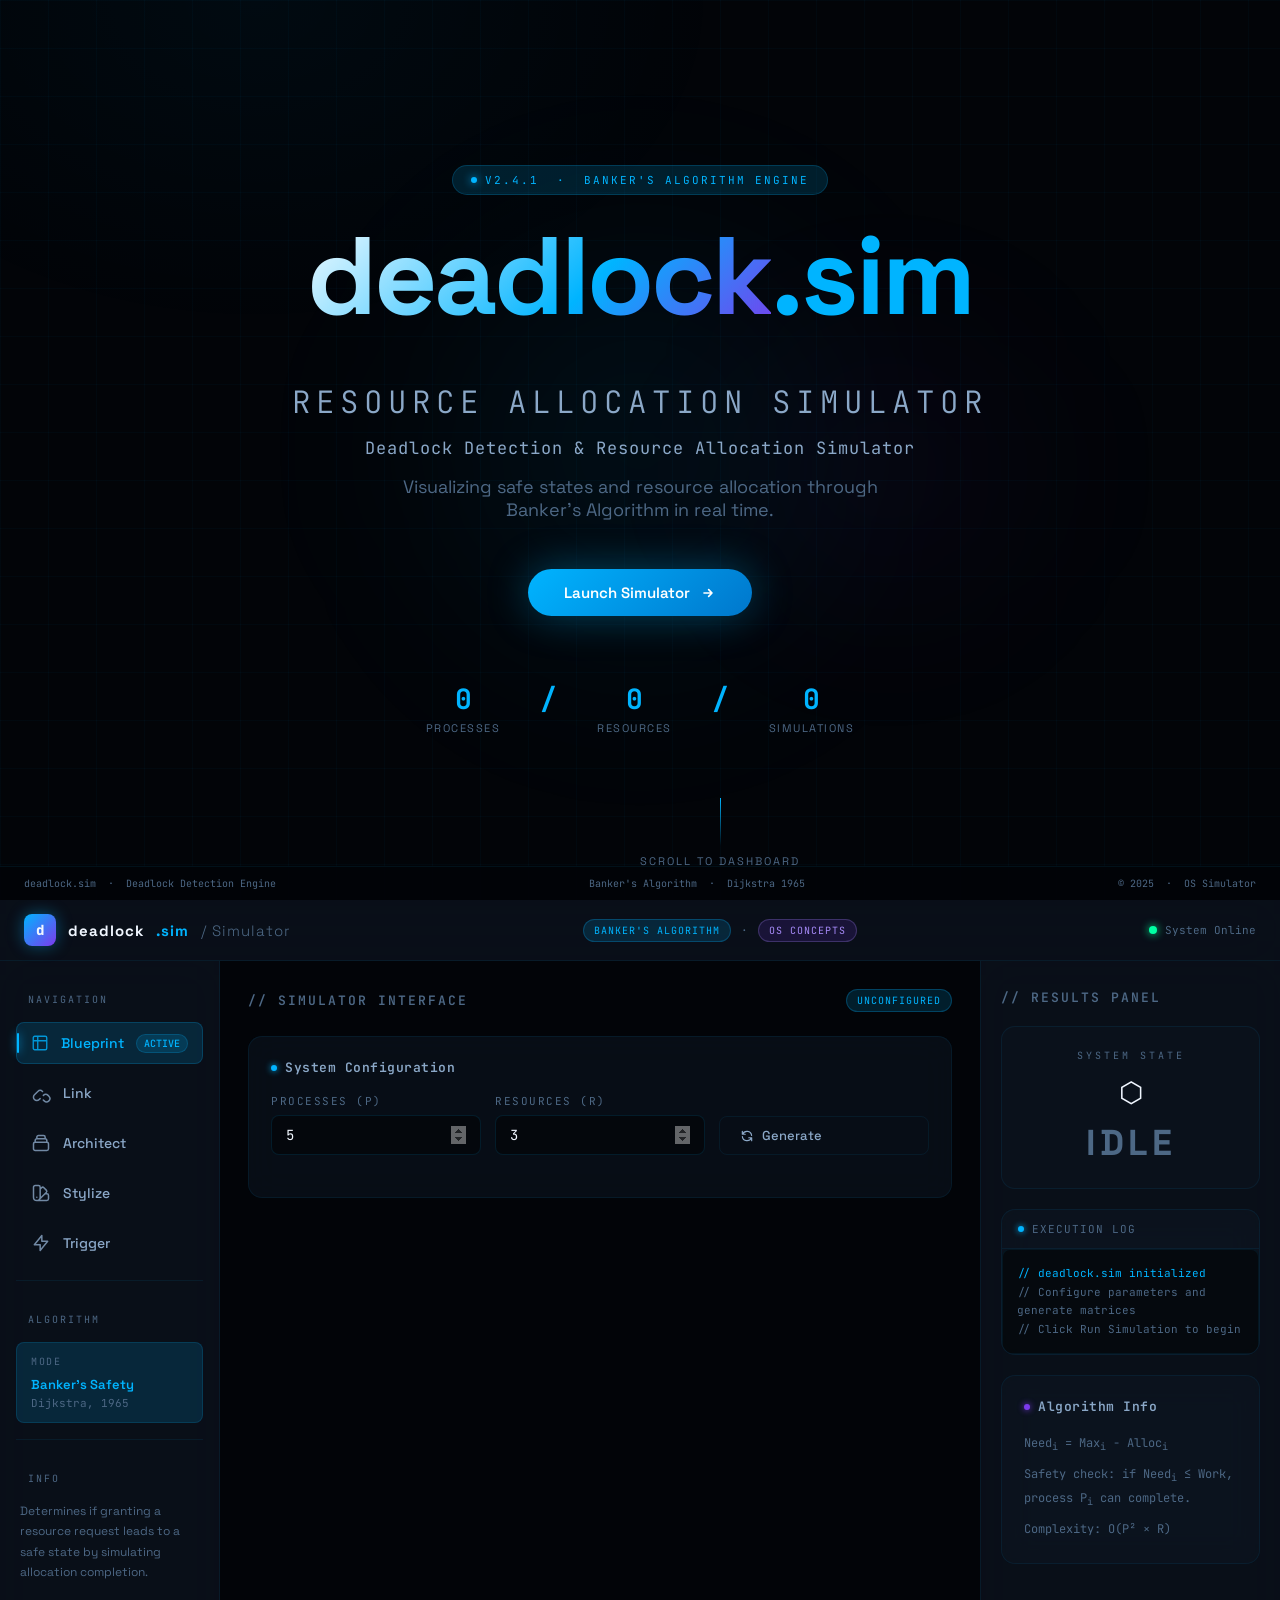
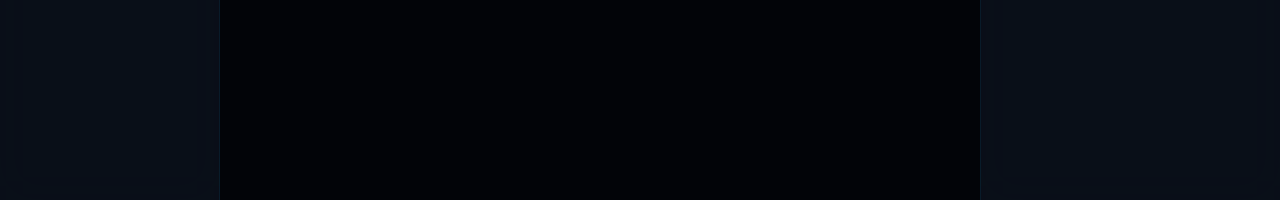
<file: DEADLOCK SIMULATOR.html>
<!DOCTYPE html>
<html lang="en">
<head>
<meta charset="UTF-8">
<meta name="viewport" content="width=device-width, initial-scale=1.0">
<title>deadlock.sim – Deadlock Detection & Resource Allocation Simulator</title>
<link href="https://fonts.googleapis.com/css2?family=Space+Grotesk:wght@300;400;500;600;700&family=JetBrains+Mono:wght@300;400;500;700&display=swap" rel="stylesheet">
<style>
  :root {
    --bg-0: #020408;
    --bg-1: #080d14;
    --bg-2: #0d1520;
    --bg-3: #111d2b;
    --glass: rgba(13, 21, 32, 0.7);
    --glass-border: rgba(0, 180, 255, 0.08);
    --glass-border-hover: rgba(0, 180, 255, 0.25);
    --accent: #00b4ff;
    --accent-dim: rgba(0, 180, 255, 0.15);
    --accent-glow: rgba(0, 180, 255, 0.4);
    --accent2: #7c3aed;
    --accent2-dim: rgba(124, 58, 237, 0.15);
    --danger: #ff3d5a;
    --danger-dim: rgba(255, 61, 90, 0.15);
    --success: #00ffa3;
    --success-dim: rgba(0, 255, 163, 0.12);
    --text-0: #f0f6ff;
    --text-1: #8ba8c8;
    --text-2: #4d6885;
    --mono: 'JetBrains Mono', monospace;
    --sans: 'Space Grotesk', sans-serif;
    --radius: 14px;
    --radius-sm: 8px;
  }

  *, *::before, *::after { box-sizing: border-box; margin: 0; padding: 0; }

  html { scroll-behavior: smooth; }

  body {
    font-family: var(--sans);
    background: var(--bg-0);
    color: var(--text-0);
    min-height: 100vh;
    overflow-x: hidden;
  }

  /* ─── BACKGROUND GRID ─── */
  body::before {
    content: '';
    position: fixed;
    inset: 0;
    background-image:
      linear-gradient(rgba(0,180,255,0.03) 1px, transparent 1px),
      linear-gradient(90deg, rgba(0,180,255,0.03) 1px, transparent 1px);
    background-size: 48px 48px;
    pointer-events: none;
    z-index: 0;
  }

  body::after {
    content: '';
    position: fixed;
    top: -40%;
    left: -20%;
    width: 80vw;
    height: 80vh;
    background: radial-gradient(ellipse, rgba(0,180,255,0.04) 0%, transparent 65%);
    pointer-events: none;
    z-index: 0;
  }

  /* ─── HERO ─── */
  .hero {
    position: relative;
    z-index: 1;
    min-height: 100vh;
    display: flex;
    flex-direction: column;
    align-items: center;
    justify-content: center;
    text-align: center;
    padding: 60px 24px;
    overflow: hidden;
  }

  .hero-orb {
    position: absolute;
    border-radius: 50%;
    filter: blur(80px);
    pointer-events: none;
  }
  .hero-orb-1 {
    width: 600px; height: 600px;
    background: radial-gradient(circle, rgba(0,180,255,0.08), transparent 70%);
    top: 50%; left: 50%;
    transform: translate(-50%, -50%);
    animation: orb-pulse 6s ease-in-out infinite;
  }
  .hero-orb-2 {
    width: 400px; height: 400px;
    background: radial-gradient(circle, rgba(124,58,237,0.06), transparent 70%);
    top: 30%; right: 15%;
    animation: orb-pulse 8s ease-in-out infinite reverse;
  }

  @keyframes orb-pulse {
    0%, 100% { transform: translate(-50%, -50%) scale(1); opacity: 0.7; }
    50% { transform: translate(-50%, -50%) scale(1.15); opacity: 1; }
  }

  .hero-badge {
    display: inline-flex;
    align-items: center;
    gap: 8px;
    background: var(--accent-dim);
    border: 1px solid rgba(0,180,255,0.2);
    color: var(--accent);
    font-family: var(--mono);
    font-size: 11px;
    letter-spacing: 2px;
    text-transform: uppercase;
    padding: 7px 18px;
    border-radius: 999px;
    margin-bottom: 32px;
    animation: fade-up 0.6s ease both;
  }

  .hero-badge::before {
    content: '';
    width: 6px; height: 6px;
    background: var(--accent);
    border-radius: 50%;
    box-shadow: 0 0 8px var(--accent);
    animation: blink 2s ease-in-out infinite;
  }

  @keyframes blink { 0%,100%{opacity:1} 50%{opacity:0.3} }

  .hero-title {
    font-size: clamp(56px, 9vw, 110px);
    font-weight: 700;
    letter-spacing: -3px;
    line-height: 0.9;
    margin-bottom: 12px;
    animation: fade-up 0.7s 0.1s ease both;
  }

  .hero-title .blast {
    background: linear-gradient(135deg, #ffffff 0%, var(--accent) 60%, var(--accent2) 100%);
    -webkit-background-clip: text;
    -webkit-text-fill-color: transparent;
    background-clip: text;
  }

  .hero-sub {
    font-family: var(--mono);
    font-size: clamp(13px, 2vw, 17px);
    color: var(--text-1);
    letter-spacing: 1px;
    margin-bottom: 16px;
    animation: fade-up 0.7s 0.2s ease both;
  }

  .hero-tagline {
    font-size: clamp(14px, 1.8vw, 18px);
    color: var(--text-2);
    margin-bottom: 48px;
    max-width: 480px;
    animation: fade-up 0.7s 0.3s ease both;
  }

  .btn-launch {
    display: inline-flex;
    align-items: center;
    gap: 10px;
    background: linear-gradient(135deg, var(--accent), #0077cc);
    color: #fff;
    font-family: var(--sans);
    font-weight: 600;
    font-size: 15px;
    padding: 14px 36px;
    border-radius: 999px;
    border: none;
    cursor: pointer;
    text-decoration: none;
    box-shadow: 0 0 40px rgba(0,180,255,0.35), 0 4px 20px rgba(0,0,0,0.5);
    transition: all 0.3s ease;
    animation: fade-up 0.7s 0.4s ease both;
    position: relative;
    overflow: hidden;
  }

  .btn-launch::before {
    content: '';
    position: absolute;
    inset: 0;
    background: linear-gradient(135deg, rgba(255,255,255,0.15), transparent);
    opacity: 0;
    transition: opacity 0.3s;
  }

  .btn-launch:hover { transform: translateY(-2px); box-shadow: 0 0 60px rgba(0,180,255,0.5), 0 8px 30px rgba(0,0,0,0.5); }
  .btn-launch:hover::before { opacity: 1; }

  .btn-launch svg { transition: transform 0.3s; }
  .btn-launch:hover svg { transform: translateX(3px); }

  @keyframes fade-up {
    from { opacity: 0; transform: translateY(24px); }
    to   { opacity: 1; transform: translateY(0); }
  }

  .hero-stats {
    display: flex;
    gap: 40px;
    margin-top: 64px;
    animation: fade-up 0.7s 0.5s ease both;
  }

  .stat {
    text-align: center;
  }

  .stat-value {
    font-size: 28px;
    font-weight: 700;
    color: var(--accent);
    font-family: var(--mono);
  }

  .stat-label {
    font-size: 11px;
    color: var(--text-2);
    letter-spacing: 1.5px;
    text-transform: uppercase;
    margin-top: 4px;
  }

  .scroll-hint {
    position: absolute;
    bottom: 32px;
    left: 50%;
    transform: translateX(-50%);
    display: flex;
    flex-direction: column;
    align-items: center;
    gap: 8px;
    color: var(--text-2);
    font-size: 11px;
    letter-spacing: 2px;
    text-transform: uppercase;
    animation: fade-up 1s 0.8s ease both;
  }

  .scroll-line {
    width: 1px;
    height: 48px;
    background: linear-gradient(to bottom, var(--accent), transparent);
    animation: scroll-anim 2s ease-in-out infinite;
  }

  @keyframes scroll-anim {
    0%,100%{ height:48px; opacity:1 }
    50%{ height:24px; opacity:0.4 }
  }

  /* ─── DASHBOARD ─── */
  .dashboard {
    position: relative;
    z-index: 1;
    display: grid;
    grid-template-columns: 220px 1fr 300px;
    grid-template-rows: auto 1fr;
    min-height: 100vh;
    gap: 0;
    padding: 0;
  }

  /* ─── TOP BAR ─── */
  .topbar {
    grid-column: 1 / -1;
    display: flex;
    align-items: center;
    justify-content: space-between;
    padding: 14px 24px;
    background: var(--glass);
    backdrop-filter: blur(20px);
    border-bottom: 1px solid var(--glass-border);
    position: sticky;
    top: 0;
    z-index: 100;
  }

  .topbar-logo {
    display: flex;
    align-items: center;
    gap: 12px;
    font-weight: 700;
    font-size: 15px;
    letter-spacing: 1px;
  }

  .topbar-logo-icon {
    width: 32px; height: 32px;
    background: linear-gradient(135deg, var(--accent), var(--accent2));
    border-radius: 8px;
    display: flex;
    align-items: center;
    justify-content: center;
    font-size: 14px;
    font-weight: 900;
    font-family: var(--mono);
    box-shadow: 0 0 16px var(--accent-glow);
  }

  .topbar-center {
    display: flex;
    align-items: center;
    gap: 6px;
    font-family: var(--mono);
    font-size: 11px;
    color: var(--text-2);
  }

  .topbar-status {
    display: flex;
    align-items: center;
    gap: 8px;
  }

  .status-dot {
    width: 8px; height: 8px;
    border-radius: 50%;
    background: var(--success);
    box-shadow: 0 0 8px var(--success);
    animation: blink 2s ease-in-out infinite;
  }

  /* ─── LEFT PANEL ─── */
  .panel-left {
    background: var(--glass);
    backdrop-filter: blur(20px);
    border-right: 1px solid var(--glass-border);
    padding: 28px 16px;
    display: flex;
    flex-direction: column;
    gap: 8px;
  }

  .panel-section-label {
    font-family: var(--mono);
    font-size: 10px;
    letter-spacing: 2px;
    text-transform: uppercase;
    color: var(--text-2);
    padding: 4px 12px;
    margin-bottom: 4px;
    margin-top: 12px;
  }

  .panel-section-label:first-child { margin-top: 0; }

  .nav-item {
    display: flex;
    align-items: center;
    gap: 12px;
    padding: 10px 14px;
    border-radius: var(--radius-sm);
    cursor: pointer;
    transition: all 0.2s ease;
    font-size: 14px;
    font-weight: 500;
    color: var(--text-1);
    border: 1px solid transparent;
    position: relative;
  }

  .nav-item:hover {
    background: var(--accent-dim);
    color: var(--text-0);
    border-color: var(--glass-border-hover);
  }

  .nav-item.active {
    background: var(--accent-dim);
    color: var(--accent);
    border-color: rgba(0,180,255,0.2);
  }

  .nav-item.active::before {
    content: '';
    position: absolute;
    left: 0; top: 25%; bottom: 25%;
    width: 2px;
    background: var(--accent);
    border-radius: 999px;
    box-shadow: 0 0 8px var(--accent);
  }

  .nav-icon {
    width: 20px; height: 20px;
    opacity: 0.8;
  }

  .nav-badge {
    margin-left: auto;
    font-size: 10px;
    font-family: var(--mono);
    background: var(--accent-dim);
    color: var(--accent);
    padding: 2px 7px;
    border-radius: 999px;
    border: 1px solid rgba(0,180,255,0.2);
  }

  .panel-divider {
    height: 1px;
    background: var(--glass-border);
    margin: 8px 0;
  }

  /* ─── CENTER PANEL ─── */
  .panel-center {
    padding: 28px;
    overflow-y: auto;
    display: flex;
    flex-direction: column;
    gap: 20px;
  }

  .panel-header {
    display: flex;
    align-items: center;
    justify-content: space-between;
    margin-bottom: 4px;
  }

  .panel-title {
    font-size: 13px;
    font-weight: 600;
    letter-spacing: 2px;
    text-transform: uppercase;
    color: var(--text-2);
    font-family: var(--mono);
  }

  /* ─── GLASS CARD ─── */
  .card {
    background: rgba(13,21,32,0.6);
    backdrop-filter: blur(16px);
    border: 1px solid var(--glass-border);
    border-radius: var(--radius);
    padding: 22px;
    transition: all 0.3s ease;
    position: relative;
    overflow: hidden;
  }

  .card::before {
    content: '';
    position: absolute;
    top: 0; left: 0; right: 0;
    height: 1px;
    background: linear-gradient(90deg, transparent, rgba(0,180,255,0.3), transparent);
    opacity: 0;
    transition: opacity 0.3s;
  }

  .card:hover {
    border-color: var(--glass-border-hover);
    box-shadow: 0 8px 40px rgba(0,0,0,0.4), 0 0 0 1px rgba(0,180,255,0.05);
    transform: translateY(-1px);
  }

  .card:hover::before { opacity: 1; }

  .card-title {
    font-size: 13px;
    font-weight: 600;
    color: var(--text-1);
    margin-bottom: 18px;
    display: flex;
    align-items: center;
    gap: 8px;
    font-family: var(--mono);
    letter-spacing: 0.5px;
  }

  .card-title-dot {
    width: 6px; height: 6px;
    border-radius: 50%;
    background: var(--accent);
    box-shadow: 0 0 6px var(--accent);
  }

  /* ─── FORM ELEMENTS ─── */
  .input-row {
    display: flex;
    gap: 14px;
    margin-bottom: 20px;
  }

  .input-group {
    flex: 1;
    display: flex;
    flex-direction: column;
    gap: 7px;
  }

  label {
    font-size: 11px;
    font-family: var(--mono);
    letter-spacing: 1.5px;
    text-transform: uppercase;
    color: var(--text-2);
  }

  input[type=number], input[type=text] {
    background: rgba(0,0,0,0.4);
    border: 1px solid rgba(0,180,255,0.12);
    color: var(--text-0);
    font-family: var(--mono);
    font-size: 14px;
    padding: 10px 14px;
    border-radius: var(--radius-sm);
    outline: none;
    transition: all 0.2s ease;
    width: 100%;
  }

  input[type=number]:focus, input[type=text]:focus {
    border-color: var(--accent);
    box-shadow: 0 0 0 3px rgba(0,180,255,0.1);
    background: rgba(0,180,255,0.05);
  }

  input[type=number]::-webkit-inner-spin-button { opacity: 0.4; }

  /* ─── MATRIX TABLE ─── */
  .matrix-label {
    font-size: 11px;
    font-family: var(--mono);
    letter-spacing: 2px;
    text-transform: uppercase;
    color: var(--accent);
    margin-bottom: 10px;
    display: flex;
    align-items: center;
    gap: 8px;
  }

  .matrix-wrap {
    overflow-x: auto;
    margin-bottom: 20px;
  }

  table.matrix {
    border-collapse: separate;
    border-spacing: 5px;
    width: 100%;
  }

  table.matrix th {
    font-family: var(--mono);
    font-size: 10px;
    letter-spacing: 2px;
    text-transform: uppercase;
    color: var(--text-2);
    padding: 6px 10px;
    text-align: center;
  }

  table.matrix td {
    padding: 3px;
  }

  table.matrix td input {
    width: 64px;
    text-align: center;
    padding: 8px 6px;
    font-size: 13px;
  }

  table.matrix tr.highlight-row td input {
    border-color: var(--accent);
    background: rgba(0,180,255,0.1);
    box-shadow: 0 0 0 2px rgba(0,180,255,0.15);
    animation: row-glow 0.5s ease;
  }

  @keyframes row-glow {
    from { box-shadow: 0 0 0 4px rgba(0,180,255,0.4); }
    to   { box-shadow: 0 0 0 2px rgba(0,180,255,0.15); }
  }

  .avail-row {
    display: flex;
    gap: 8px;
    flex-wrap: wrap;
    margin-top: 4px;
  }

  .avail-input-wrap {
    display: flex;
    flex-direction: column;
    align-items: center;
    gap: 5px;
  }

  .avail-input-wrap span {
    font-family: var(--mono);
    font-size: 10px;
    color: var(--text-2);
    letter-spacing: 1px;
  }

  .avail-input-wrap input {
    width: 64px;
    text-align: center;
  }

  /* ─── BUTTONS ─── */
  .btn-primary {
    display: inline-flex;
    align-items: center;
    justify-content: center;
    gap: 8px;
    background: linear-gradient(135deg, var(--accent), #0066bb);
    color: #fff;
    font-family: var(--sans);
    font-weight: 600;
    font-size: 14px;
    padding: 13px 32px;
    border-radius: var(--radius-sm);
    border: none;
    cursor: pointer;
    box-shadow: 0 0 24px rgba(0,180,255,0.3);
    transition: all 0.25s ease;
    position: relative;
    overflow: hidden;
  }

  .btn-primary::after {
    content: '';
    position: absolute;
    inset: 0;
    background: rgba(255,255,255,0.08);
    opacity: 0;
    transition: opacity 0.2s;
  }

  .btn-primary:hover {
    transform: translateY(-2px);
    box-shadow: 0 0 40px rgba(0,180,255,0.45), 0 4px 16px rgba(0,0,0,0.4);
  }

  .btn-primary:hover::after { opacity: 1; }
  .btn-primary:active { transform: translateY(0); }

  .btn-secondary {
    display: inline-flex;
    align-items: center;
    gap: 8px;
    background: transparent;
    color: var(--text-1);
    font-family: var(--sans);
    font-weight: 500;
    font-size: 13px;
    padding: 10px 20px;
    border-radius: var(--radius-sm);
    border: 1px solid var(--glass-border);
    cursor: pointer;
    transition: all 0.2s ease;
  }

  .btn-secondary:hover {
    border-color: var(--glass-border-hover);
    color: var(--text-0);
    background: rgba(255,255,255,0.03);
  }

  .btn-row {
    display: flex;
    gap: 12px;
    align-items: center;
    margin-top: 8px;
  }

  /* ─── RIGHT PANEL ─── */
  .panel-right {
    background: var(--glass);
    backdrop-filter: blur(20px);
    border-left: 1px solid var(--glass-border);
    padding: 28px 20px;
    display: flex;
    flex-direction: column;
    gap: 20px;
    overflow-y: auto;
  }

  /* ─── STATUS INDICATOR ─── */
  .status-card {
    border-radius: var(--radius);
    padding: 22px;
    text-align: center;
    transition: all 0.4s ease;
    position: relative;
    overflow: hidden;
  }

  .status-card.idle {
    background: rgba(13,21,32,0.6);
    border: 1px solid var(--glass-border);
  }

  .status-card.safe {
    background: var(--success-dim);
    border: 1px solid rgba(0,255,163,0.25);
    box-shadow: 0 0 40px rgba(0,255,163,0.08);
  }

  .status-card.unsafe {
    background: var(--danger-dim);
    border: 1px solid rgba(255,61,90,0.25);
    box-shadow: 0 0 40px rgba(255,61,90,0.08);
  }

  .status-label {
    font-family: var(--mono);
    font-size: 10px;
    letter-spacing: 3px;
    text-transform: uppercase;
    color: var(--text-2);
    margin-bottom: 12px;
  }

  .status-value {
    font-size: 36px;
    font-weight: 700;
    letter-spacing: 4px;
    transition: all 0.4s ease;
  }

  .status-card.idle .status-value { color: var(--text-2); }
  .status-card.safe .status-value { color: var(--success); text-shadow: 0 0 20px rgba(0,255,163,0.5); }
  .status-card.unsafe .status-value { color: var(--danger); text-shadow: 0 0 20px rgba(255,61,90,0.5); }

  .status-icon {
    font-size: 28px;
    margin-bottom: 10px;
  }

  /* ─── RESULTS ─── */
  .result-section { display: none; }
  .result-section.visible { display: block; }

  .sequence-wrap {
    display: flex;
    flex-direction: column;
    gap: 8px;
    margin-top: 12px;
  }

  .sequence-step {
    display: flex;
    align-items: center;
    gap: 10px;
    padding: 10px 14px;
    background: rgba(0,180,255,0.06);
    border: 1px solid rgba(0,180,255,0.12);
    border-radius: var(--radius-sm);
    font-family: var(--mono);
    font-size: 13px;
    opacity: 0;
    transform: translateX(-10px);
    transition: all 0.3s ease;
  }

  .sequence-step.revealed {
    opacity: 1;
    transform: translateX(0);
  }

  .step-num {
    width: 22px; height: 22px;
    border-radius: 50%;
    background: var(--accent);
    color: #000;
    font-size: 10px;
    font-weight: 700;
    display: flex;
    align-items: center;
    justify-content: center;
    flex-shrink: 0;
  }

  .step-name {
    color: var(--accent);
    font-weight: 700;
  }

  .step-desc {
    color: var(--text-2);
    font-size: 11px;
  }

  /* ─── DEADLOCK WARNING ─── */
  .deadlock-warn {
    background: var(--danger-dim);
    border: 1px solid rgba(255,61,90,0.3);
    border-radius: var(--radius-sm);
    padding: 16px;
    font-family: var(--mono);
    font-size: 12px;
    color: var(--danger);
    display: none;
    animation: warn-pulse 1s ease;
  }

  .deadlock-warn.visible { display: block; }

  @keyframes warn-pulse {
    0%,100%{ box-shadow: 0 0 0 0 rgba(255,61,90,0); }
    50%{ box-shadow: 0 0 0 8px rgba(255,61,90,0); }
  }

  /* ─── LOG CONSOLE ─── */
  .log-console {
    background: rgba(0,0,0,0.5);
    border: 1px solid rgba(0,180,255,0.08);
    border-radius: var(--radius-sm);
    padding: 14px;
    font-family: var(--mono);
    font-size: 11px;
    color: var(--text-2);
    max-height: 180px;
    overflow-y: auto;
    line-height: 1.7;
  }

  .log-line { display: block; }
  .log-line.ok { color: var(--success); }
  .log-line.err { color: var(--danger); }
  .log-line.info { color: var(--accent); }

  /* ─── SCROLLBAR ─── */
  ::-webkit-scrollbar { width: 5px; height: 5px; }
  ::-webkit-scrollbar-track { background: transparent; }
  ::-webkit-scrollbar-thumb { background: rgba(0,180,255,0.2); border-radius: 99px; }
  ::-webkit-scrollbar-thumb:hover { background: rgba(0,180,255,0.4); }

  /* ─── TOOLTIP ─── */
  .chip {
    display: inline-flex;
    align-items: center;
    gap: 5px;
    font-family: var(--mono);
    font-size: 10px;
    padding: 4px 10px;
    border-radius: 999px;
    border: 1px solid;
    letter-spacing: 1px;
    text-transform: uppercase;
  }

  .chip-blue { color: var(--accent); border-color: rgba(0,180,255,0.25); background: var(--accent-dim); }
  .chip-purple { color: #a78bfa; border-color: rgba(167,139,250,0.25); background: var(--accent2-dim); }
  .chip-green { color: var(--success); border-color: rgba(0,255,163,0.25); background: var(--success-dim); }
  .chip-red { color: var(--danger); border-color: rgba(255,61,90,0.25); background: var(--danger-dim); }

  /* ─── FOOTER ─── */
  .footer-bar {
    position: fixed;
    bottom: 0; left: 0; right: 0;
    display: flex;
    align-items: center;
    justify-content: space-between;
    padding: 10px 24px;
    background: rgba(2,4,8,0.9);
    backdrop-filter: blur(20px);
    border-top: 1px solid var(--glass-border);
    font-family: var(--mono);
    font-size: 10px;
    color: var(--text-2);
    z-index: 200;
  }

  /* ─── RESPONSIVE ─── */
  @media (max-width: 1100px) {
    .dashboard { grid-template-columns: 180px 1fr 260px; }
  }

  @media (max-width: 900px) {
    .dashboard { grid-template-columns: 1fr; grid-template-rows: auto; }
    .panel-left { display: none; }
    .panel-right { border-left: none; border-top: 1px solid var(--glass-border); }
    .topbar { padding: 12px 16px; }
    .panel-center { padding: 16px; }
  }

  /* ─── LOADING ANIMATION ─── */
  .spinner {
    width: 16px; height: 16px;
    border: 2px solid rgba(0,180,255,0.3);
    border-top-color: var(--accent);
    border-radius: 50%;
    animation: spin 0.6s linear infinite;
    display: none;
  }

  .btn-primary.loading .spinner { display: block; }
  .btn-primary.loading .btn-text { opacity: 0.7; }

  @keyframes spin { to { transform: rotate(360deg); } }

  /* Process table row labels */
  .row-label {
    font-family: var(--mono);
    font-size: 11px;
    color: var(--text-2);
    padding: 6px 10px;
    white-space: nowrap;
    text-align: right;
    letter-spacing: 0.5px;
  }

  .matrices-grid {
    display: grid;
    grid-template-columns: 1fr 1fr;
    gap: 20px;
  }

  @media(max-width: 700px) { .matrices-grid { grid-template-columns: 1fr; } }

  .need-matrix-row {
    display: flex;
    gap: 6px;
    flex-wrap: wrap;
    font-family: var(--mono);
    font-size: 12px;
    color: var(--text-1);
    padding: 6px 0;
    border-bottom: 1px solid var(--glass-border);
  }

  .need-val {
    background: rgba(124,58,237,0.15);
    color: #a78bfa;
    padding: 3px 10px;
    border-radius: 4px;
    border: 1px solid rgba(124,58,237,0.2);
  }
</style>
</head>
<body>

<!-- ─── HERO ─── -->
<section class="hero" id="hero">
  <div class="hero-orb hero-orb-1"></div>
  <div class="hero-orb hero-orb-2"></div>

  <div class="hero-badge">v2.4.1 &nbsp;·&nbsp; Banker's Algorithm Engine</div>

  <h1 class="hero-title">
    <span class="blast">deadlock</span><span style="color:var(--accent)">.sim</span><br>
    <span style="font-size:0.28em;letter-spacing:6px;font-weight:300;color:var(--text-1);font-family:var(--mono)">RESOURCE ALLOCATION SIMULATOR</span>
  </h1>

  <p class="hero-sub">Deadlock Detection &amp; Resource Allocation Simulator</p>
  <p class="hero-tagline">Visualizing safe states and resource allocation through Banker's Algorithm in real time.</p>

  <a href="#dashboard" class="btn-launch">
    Launch Simulator
    <svg width="16" height="16" fill="none" viewBox="0 0 24 24" stroke="currentColor" stroke-width="2.5">
      <path stroke-linecap="round" stroke-linejoin="round" d="M13 7l5 5m0 0l-5 5m5-5H6"/>
    </svg>
  </a>

  <div class="hero-stats">
    <div class="stat"><div class="stat-value" id="s-processes">0</div><div class="stat-label">Processes</div></div>
    <div class="stat"><div class="stat-value">/</div><div class="stat-label"></div></div>
    <div class="stat"><div class="stat-value" id="s-resources">0</div><div class="stat-label">Resources</div></div>
    <div class="stat"><div class="stat-value">/</div><div class="stat-label"></div></div>
    <div class="stat"><div class="stat-value" id="s-sims">0</div><div class="stat-label">Simulations</div></div>
  </div>

  <div class="scroll-hint">
    <div class="scroll-line"></div>
    Scroll to dashboard
  </div>
</section>

<!-- ─── DASHBOARD ─── -->
<div class="dashboard" id="dashboard">

  <!-- Top Bar -->
  <div class="topbar">
    <div class="topbar-logo">
      <div class="topbar-logo-icon">d</div>
      deadlock<span style="color:var(--accent)">.sim</span> <span style="color:var(--text-2);font-weight:300">/ Simulator</span>
    </div>
    <div class="topbar-center">
      <span class="chip chip-blue">Banker's Algorithm</span>
      <span style="margin:0 4px;color:var(--text-2)">·</span>
      <span class="chip chip-purple">OS Concepts</span>
    </div>
    <div class="topbar-status">
      <div class="status-dot"></div>
      <span style="font-family:var(--mono);font-size:11px;color:var(--text-2)">System Online</span>
    </div>
  </div>

  <!-- Left Panel -->
  <div class="panel-left">
    <div class="panel-section-label">Navigation</div>

    <div class="nav-item active" onclick="setNav(this)">
      <svg class="nav-icon" fill="none" viewBox="0 0 24 24" stroke="currentColor" stroke-width="1.8">
        <path stroke-linecap="round" stroke-linejoin="round" d="M9 3H5a2 2 0 00-2 2v4m6-6h10a2 2 0 012 2v4M9 3v18m0 0h10a2 2 0 002-2V9M9 21H5a2 2 0 01-2-2V9m0 0h18"/>
      </svg>
      Blueprint
      <span class="nav-badge">ACTIVE</span>
    </div>

    <div class="nav-item" onclick="setNav(this)">
      <svg class="nav-icon" fill="none" viewBox="0 0 24 24" stroke="currentColor" stroke-width="1.8">
        <path stroke-linecap="round" stroke-linejoin="round" d="M13.828 10.172a4 4 0 00-5.656 0l-4 4a4 4 0 105.656 5.656l1.102-1.101"/>
        <path stroke-linecap="round" stroke-linejoin="round" d="M14.828 14.828a4 4 0 015.656 0l1 1a4 4 0 01-5.656 5.656l-1.1-1.1"/>
      </svg>
      Link
    </div>

    <div class="nav-item" onclick="setNav(this)">
      <svg class="nav-icon" fill="none" viewBox="0 0 24 24" stroke="currentColor" stroke-width="1.8">
        <path stroke-linecap="round" stroke-linejoin="round" d="M19 11H5m14 0a2 2 0 012 2v6a2 2 0 01-2 2H5a2 2 0 01-2-2v-6a2 2 0 012-2m14 0V9a2 2 0 00-2-2M5 11V9a2 2 0 012-2m0 0V5a2 2 0 012-2h6a2 2 0 012 2v2M7 7h10"/>
      </svg>
      Architect
    </div>

    <div class="nav-item" onclick="setNav(this)">
      <svg class="nav-icon" fill="none" viewBox="0 0 24 24" stroke="currentColor" stroke-width="1.8">
        <path stroke-linecap="round" stroke-linejoin="round" d="M7 21a4 4 0 01-4-4V5a2 2 0 012-2h4a2 2 0 012 2v12a4 4 0 01-4 4zm0 0h12a2 2 0 002-2v-4a2 2 0 00-2-2h-2.343M11 7.343l1.657-1.657a2 2 0 012.828 0l2.829 2.829a2 2 0 010 2.828l-8.486 8.485M7 17h.01"/>
      </svg>
      Stylize
    </div>

    <div class="nav-item" onclick="setNav(this)">
      <svg class="nav-icon" fill="none" viewBox="0 0 24 24" stroke="currentColor" stroke-width="1.8">
        <path stroke-linecap="round" stroke-linejoin="round" d="M13 10V3L4 14h7v7l9-11h-7z"/>
      </svg>
      Trigger
    </div>

    <div class="panel-divider"></div>
    <div class="panel-section-label">Algorithm</div>

    <div style="padding:12px 14px;background:var(--accent-dim);border:1px solid rgba(0,180,255,0.15);border-radius:var(--radius-sm);">
      <div style="font-family:var(--mono);font-size:10px;color:var(--text-2);letter-spacing:1.5px;text-transform:uppercase;margin-bottom:8px">Mode</div>
      <div style="font-size:13px;color:var(--accent);font-weight:600">Banker's Safety</div>
      <div style="font-size:11px;color:var(--text-2);margin-top:3px;font-family:var(--mono)">Dijkstra, 1965</div>
    </div>

    <div class="panel-divider"></div>
    <div class="panel-section-label">Info</div>
    <div style="padding:0 4px;font-size:12px;color:var(--text-2);line-height:1.7">
      Determines if granting a resource request leads to a safe state by simulating allocation completion.
    </div>
  </div>

  <!-- Center Panel -->
  <div class="panel-center">

    <div class="panel-header">
      <div class="panel-title">// Simulator Interface</div>
      <div style="display:flex;gap:8px">
        <span class="chip chip-blue" id="cfg-chip">Unconfigured</span>
      </div>
    </div>

    <!-- Config Card -->
    <div class="card">
      <div class="card-title"><div class="card-title-dot"></div>System Configuration</div>
      <div class="input-row">
        <div class="input-group">
          <label for="nProc">Processes (P)</label>
          <input type="number" id="nProc" min="1" max="10" value="5" placeholder="e.g. 5">
        </div>
        <div class="input-group">
          <label for="nRes">Resources (R)</label>
          <input type="number" id="nRes" min="1" max="8" value="3" placeholder="e.g. 3">
        </div>
        <div class="input-group" style="justify-content:flex-end;padding-top:22px">
          <button class="btn-secondary" onclick="generateMatrices()">
            <svg width="14" height="14" fill="none" viewBox="0 0 24 24" stroke="currentColor" stroke-width="2">
              <path stroke-linecap="round" stroke-linejoin="round" d="M4 4v5h.582m15.356 2A8.001 8.001 0 004.582 9m0 0H9m11 11v-5h-.581m0 0a8.003 8.003 0 01-15.357-2m15.357 2H15"/>
            </svg>
            Generate
          </button>
        </div>
      </div>
    </div>

    <!-- Matrices -->
    <div class="matrices-grid" id="matrixSection" style="display:none">
      <div class="card">
        <div class="card-title"><div class="card-title-dot"></div>Allocation Matrix</div>
        <div class="matrix-wrap"><table class="matrix" id="allocTable"></table></div>
      </div>
      <div class="card">
        <div class="card-title">
          <div class="card-title-dot" style="background:var(--accent2);box-shadow:0 0 6px var(--accent2)"></div>
          Max Demand Matrix
        </div>
        <div class="matrix-wrap"><table class="matrix" id="maxTable"></table></div>
      </div>
    </div>

    <!-- Available Resources -->
    <div class="card" id="availCard" style="display:none">
      <div class="card-title"><div class="card-title-dot" style="background:var(--success);box-shadow:0 0 6px var(--success)"></div>Available Resources</div>
      <div class="avail-row" id="availRow"></div>
    </div>

    <!-- Run Button -->
    <div id="runSection" style="display:none">
      <div class="btn-row">
        <button class="btn-primary" id="runBtn" onclick="runSimulation()">
          <div class="spinner"></div>
          <span class="btn-text">Run Simulation</span>
          <svg width="16" height="16" fill="none" viewBox="0 0 24 24" stroke="currentColor" stroke-width="2.5">
            <path stroke-linecap="round" stroke-linejoin="round" d="M14.752 11.168l-3.197-2.132A1 1 0 0010 9.87v4.263a1 1 0 001.555.832l3.197-2.132a1 1 0 000-1.664z"/>
            <path stroke-linecap="round" stroke-linejoin="round" d="M21 12a9 9 0 11-18 0 9 9 0 0118 0z"/>
          </svg>
        </button>
        <button class="btn-secondary" onclick="fillExample()">Load Example</button>
        <button class="btn-secondary" onclick="resetAll()">
          <svg width="13" height="13" fill="none" viewBox="0 0 24 24" stroke="currentColor" stroke-width="2">
            <path stroke-linecap="round" stroke-linejoin="round" d="M6 18L18 6M6 6l12 12"/>
          </svg>
          Reset
        </button>
      </div>
    </div>

    <!-- Need Matrix (Computed) -->
    <div class="card" id="needCard" style="display:none">
      <div class="card-title"><div class="card-title-dot" style="background:#a78bfa;box-shadow:0 0 6px #a78bfa"></div>Need Matrix (Max - Allocation)</div>
      <div id="needDisplay"></div>
    </div>

  </div>

  <!-- Right Panel -->
  <div class="panel-right">

    <div class="panel-title">// Results Panel</div>

    <!-- Status -->
    <div class="status-card idle" id="statusCard">
      <div class="status-label">System State</div>
      <div class="status-icon" id="statusIcon">⬡</div>
      <div class="status-value" id="statusValue">IDLE</div>
    </div>

    <!-- Safe Sequence -->
    <div class="result-section" id="safeSection">
      <div class="card-title" style="margin-bottom:12px">
        <div class="card-title-dot" style="background:var(--success);box-shadow:0 0 6px var(--success)"></div>
        Safe Sequence
      </div>
      <div class="sequence-wrap" id="sequenceWrap"></div>
    </div>

    <!-- Deadlock Warning -->
    <div class="deadlock-warn" id="deadlockWarn">
      ⚠ DEADLOCK DETECTED<br><br>
      <span style="color:var(--text-1)">No safe sequence exists. The system is in an unsafe state. All processes in the waiting queue may deadlock.</span>
    </div>

    <!-- Log Console -->
    <div class="card" style="padding:0;overflow:hidden">
      <div style="padding:12px 16px;border-bottom:1px solid var(--glass-border);display:flex;align-items:center;gap:8px">
        <div class="card-title-dot"></div>
        <span style="font-family:var(--mono);font-size:11px;color:var(--text-2);letter-spacing:1px;text-transform:uppercase">Execution Log</span>
      </div>
      <div class="log-console" id="logConsole">
        <span class="log-line info">// deadlock.sim initialized</span>
        <span class="log-line">// Configure parameters and generate matrices</span>
        <span class="log-line">// Click Run Simulation to begin</span>
      </div>
    </div>

    <!-- Info Card -->
    <div class="card">
      <div class="card-title"><div class="card-title-dot" style="background:var(--accent2);box-shadow:0 0 6px var(--accent2)"></div>Algorithm Info</div>
      <div style="font-size:12px;color:var(--text-2);line-height:1.8;font-family:var(--mono)">
        <div>Need<sub>i</sub> = Max<sub>i</sub> − Alloc<sub>i</sub></div>
        <div style="margin-top:8px">Safety check: if Need<sub>i</sub> ≤ Work, process P<sub>i</sub> can complete.</div>
        <div style="margin-top:8px;color:var(--text-2)">Complexity: O(P² × R)</div>
      </div>
    </div>

  </div>

</div>

<!-- Footer -->
<div class="footer-bar">
  <span>deadlock.sim &nbsp;·&nbsp; Deadlock Detection Engine</span>
  <span>Banker's Algorithm &nbsp;·&nbsp; Dijkstra 1965</span>
  <span>© 2025 &nbsp;·&nbsp; OS Simulator</span>
</div>

<script>
  let nP = 0, nR = 0, simCount = 0;

  // ─── COUNTER ANIMATION ───
  function animateCount(el, target, duration = 800) {
    const start = parseInt(el.textContent) || 0;
    const range = target - start;
    const startTime = performance.now();
    function step(now) {
      const t = Math.min((now - startTime) / duration, 1);
      el.textContent = Math.round(start + range * t);
      if (t < 1) requestAnimationFrame(step);
    }
    requestAnimationFrame(step);
  }

  // ─── NAV ───
  function setNav(el) {
    document.querySelectorAll('.nav-item').forEach(n => n.classList.remove('active'));
    el.classList.add('active');
  }

  // ─── LOG ───
  function log(msg, type = '') {
    const c = document.getElementById('logConsole');
    const span = document.createElement('span');
    span.className = `log-line${type ? ' ' + type : ''}`;
    const ts = new Date().toLocaleTimeString('en',{hour12:false});
    span.textContent = `[${ts}] ${msg}`;
    c.appendChild(span);
    c.scrollTop = c.scrollHeight;
  }

  // ─── GENERATE MATRICES ───
  function generateMatrices() {
    nP = parseInt(document.getElementById('nProc').value);
    nR = parseInt(document.getElementById('nRes').value);

    if (isNaN(nP) || nP < 1 || nP > 10 || isNaN(nR) || nR < 1 || nR > 8) {
      log('ERROR: Invalid configuration. Processes: 1-10, Resources: 1-8.', 'err');
      return;
    }

    animateCount(document.getElementById('s-processes'), nP);
    animateCount(document.getElementById('s-resources'), nR);

    document.getElementById('cfg-chip').textContent = `P=${nP}, R=${nR}`;
    document.getElementById('matrixSection').style.display = 'grid';
    document.getElementById('availCard').style.display = 'block';
    document.getElementById('runSection').style.display = 'block';
    document.getElementById('needCard').style.display = 'none';

    buildMatrix('allocTable', nP, nR, 'A');
    buildMatrix('maxTable', nP, nR, 'M');
    buildAvail(nR);
    resetResults();

    log(`Matrices generated: ${nP} processes × ${nR} resources`, 'info');
    log('Fill in Allocation, Max, and Available values.');
  }

  function buildMatrix(tableId, p, r, prefix) {
    const t = document.getElementById(tableId);
    t.innerHTML = '';

    // Header
    const thead = document.createElement('thead');
    const hr = document.createElement('tr');
    hr.innerHTML = '<th></th>' + Array.from({length: r}, (_,i) => `<th>R${i}</th>`).join('');
    thead.appendChild(hr);
    t.appendChild(thead);

    const tbody = document.createElement('tbody');
    for (let i = 0; i < p; i++) {
      const tr = document.createElement('tr');
      tr.innerHTML = `<td class="row-label">P${i}</td>` +
        Array.from({length: r}, (_,j) =>
          `<td><input type="number" id="${prefix}_${i}_${j}" min="0" value="0" onchange="clearResults()"></td>`
        ).join('');
      tbody.appendChild(tr);
    }
    t.appendChild(tbody);
  }

  function buildAvail(r) {
    const row = document.getElementById('availRow');
    row.innerHTML = '';
    for (let j = 0; j < r; j++) {
      const wrap = document.createElement('div');
      wrap.className = 'avail-input-wrap';
      wrap.innerHTML = `<span>R${j}</span><input type="number" id="AV_${j}" min="0" value="0" onchange="clearResults()">`;
      row.appendChild(wrap);
    }
  }

  function clearResults() {
    resetResults();
  }

  function resetResults() {
    const sc = document.getElementById('statusCard');
    sc.className = 'status-card idle';
    document.getElementById('statusValue').textContent = 'IDLE';
    document.getElementById('statusIcon').textContent = '⬡';
    document.getElementById('safeSection').classList.remove('visible');
    document.getElementById('deadlockWarn').classList.remove('visible');
    document.getElementById('needCard').style.display = 'none';
    document.querySelectorAll('table.matrix tbody tr').forEach(r => r.classList.remove('highlight-row'));
  }

  function resetAll() {
    document.getElementById('matrixSection').style.display = 'none';
    document.getElementById('availCard').style.display = 'none';
    document.getElementById('runSection').style.display = 'none';
    document.getElementById('needCard').style.display = 'none';
    document.getElementById('cfg-chip').textContent = 'Unconfigured';
    document.getElementById('logConsole').innerHTML =
      '<span class="log-line info">// Reset complete</span>';
    resetResults();
    nP = 0; nR = 0;
    animateCount(document.getElementById('s-processes'), 0);
    animateCount(document.getElementById('s-resources'), 0);
  }

  // ─── FILL EXAMPLE ───
  function fillExample() {
    document.getElementById('nProc').value = 5;
    document.getElementById('nRes').value = 3;
    generateMatrices();

    // Classic Banker's example
    const alloc = [[0,1,0],[2,0,0],[3,0,2],[2,1,1],[0,0,2]];
    const max   = [[7,5,3],[3,2,2],[9,0,2],[2,2,2],[4,3,3]];
    const avail = [3,3,2];

    for(let i=0;i<5;i++) for(let j=0;j<3;j++){
      document.getElementById(`A_${i}_${j}`).value = alloc[i][j];
      document.getElementById(`M_${i}_${j}`).value = max[i][j];
    }
    for(let j=0;j<3;j++) document.getElementById(`AV_${j}`).value = avail[j];

    log('Classic Banker\'s example loaded (5P × 3R).', 'info');
  }

  // ─── BANKER'S ALGORITHM ───
  function runSimulation() {
    if (nP === 0 || nR === 0) { log('ERROR: Generate matrices first.', 'err'); return; }

    const btn = document.getElementById('runBtn');
    btn.classList.add('loading');

    setTimeout(() => {
      btn.classList.remove('loading');
      _runBankers();
    }, 600);
  }

  function _runBankers() {
    log('--- Simulation started ---', 'info');

    // Read allocation
    const alloc = [], maxM = [], need = [], avail = [];
    for(let i=0;i<nP;i++){
      alloc.push([]); maxM.push([]); need.push([]);
      for(let j=0;j<nR;j++){
        const a = parseInt(document.getElementById(`A_${i}_${j}`).value)||0;
        const m = parseInt(document.getElementById(`M_${i}_${j}`).value)||0;
        if(a > m){
          log(`ERROR: Alloc[P${i}][R${j}]=${a} > Max[P${i}][R${j}]=${m}`, 'err');
          return;
        }
        alloc[i].push(a); maxM[i].push(m); need[i].push(m-a);
      }
    }
    for(let j=0;j<nR;j++) avail.push(parseInt(document.getElementById(`AV_${j}`).value)||0);

    log(`Available: [${avail.join(', ')}]`);

    // Show need matrix
    showNeed(need);

    // Safety algorithm
    const work = [...avail];
    const finish = new Array(nP).fill(false);
    const seq = [];
    const steps = [];

    let found = true;
    while(found){
      found = false;
      for(let i=0;i<nP;i++){
        if(!finish[i] && need[i].every((n,j) => n <= work[j])){
          const workBefore = [...work];
          for(let j=0;j<nR;j++) work[j] += alloc[i][j];
          finish[i] = true;
          seq.push(i);
          steps.push({ pi: i, needArr: [...need[i]], workBefore, workAfter: [...work] });
          found = true;
          log(`P${i} can execute — Need[${need[i].join(',')}] ≤ Work[${workBefore.join(',')}]`, 'ok');
          log(`  Work after release: [${work.join(', ')}]`);
        }
      }
    }

    const safe = finish.every(Boolean);
    const sc = document.getElementById('statusCard');
    simCount++;
    animateCount(document.getElementById('s-sims'), simCount);

    if(safe){
      sc.className = 'status-card safe';
      document.getElementById('statusValue').textContent = 'SAFE';
      document.getElementById('statusIcon').textContent = '✓';
      document.getElementById('deadlockWarn').classList.remove('visible');
      showSequence(seq, steps);
      log(`Safe sequence found: ${seq.map(i=>'P'+i).join(' → ')}`, 'ok');
    } else {
      sc.className = 'status-card unsafe';
      document.getElementById('statusValue').textContent = 'UNSAFE';
      document.getElementById('statusIcon').textContent = '✗';
      document.getElementById('safeSection').classList.remove('visible');
      document.getElementById('deadlockWarn').classList.add('visible');
      const deadlocked = finish.map((f,i)=>f?null:i).filter(x=>x!==null).map(i=>`P${i}`);
      log(`DEADLOCK: Processes [${deadlocked.join(', ')}] cannot complete.`, 'err');
    }

    // Highlight sequence rows
    highlightRows(seq);
    log('--- Simulation complete ---', 'info');
  }

  function showNeed(need) {
    const card = document.getElementById('needCard');
    const disp = document.getElementById('needDisplay');
    disp.innerHTML = '';
    for(let i=0;i<nP;i++){
      const row = document.createElement('div');
      row.className = 'need-matrix-row';
      row.innerHTML = `<span style="color:var(--text-2);font-size:11px;width:28px">P${i}</span>` +
        need[i].map(v=>`<span class="need-val">${v}</span>`).join('');
      disp.appendChild(row);
    }
    card.style.display = 'block';
  }

  function showSequence(seq, steps) {
    const sec = document.getElementById('safeSection');
    sec.classList.add('visible');
    const wrap = document.getElementById('sequenceWrap');
    wrap.innerHTML = '';

    steps.forEach((s, idx) => {
      const div = document.createElement('div');
      div.className = 'sequence-step';
      div.innerHTML = `
        <div class="step-num">${idx+1}</div>
        <div>
          <div><span class="step-name">P${s.pi}</span></div>
          <div class="step-desc">Need [${s.needArr.join(',')}] &nbsp;→&nbsp; Work [${s.workAfter.join(',')}]</div>
        </div>
      `;
      wrap.appendChild(div);
      setTimeout(() => div.classList.add('revealed'), 80 * (idx + 1));
    });
  }

  function highlightRows(seq) {
    document.querySelectorAll('table.matrix tbody tr').forEach(r => r.classList.remove('highlight-row'));
    seq.forEach((pi, idx) => {
      setTimeout(() => {
        const rows = document.querySelectorAll('table.matrix tbody tr');
        [rows[pi], rows[nP + pi]].forEach(r => { if(r) r.classList.add('highlight-row'); });
      }, 120 * (idx + 1));
    });
  }

  // ─── HERO SCROLL ───
  document.querySelector('.btn-launch').addEventListener('click', function(e){
    e.preventDefault();
    document.getElementById('dashboard').scrollIntoView({behavior:'smooth'});
  });
</script>
</body>
</html>
</file>
